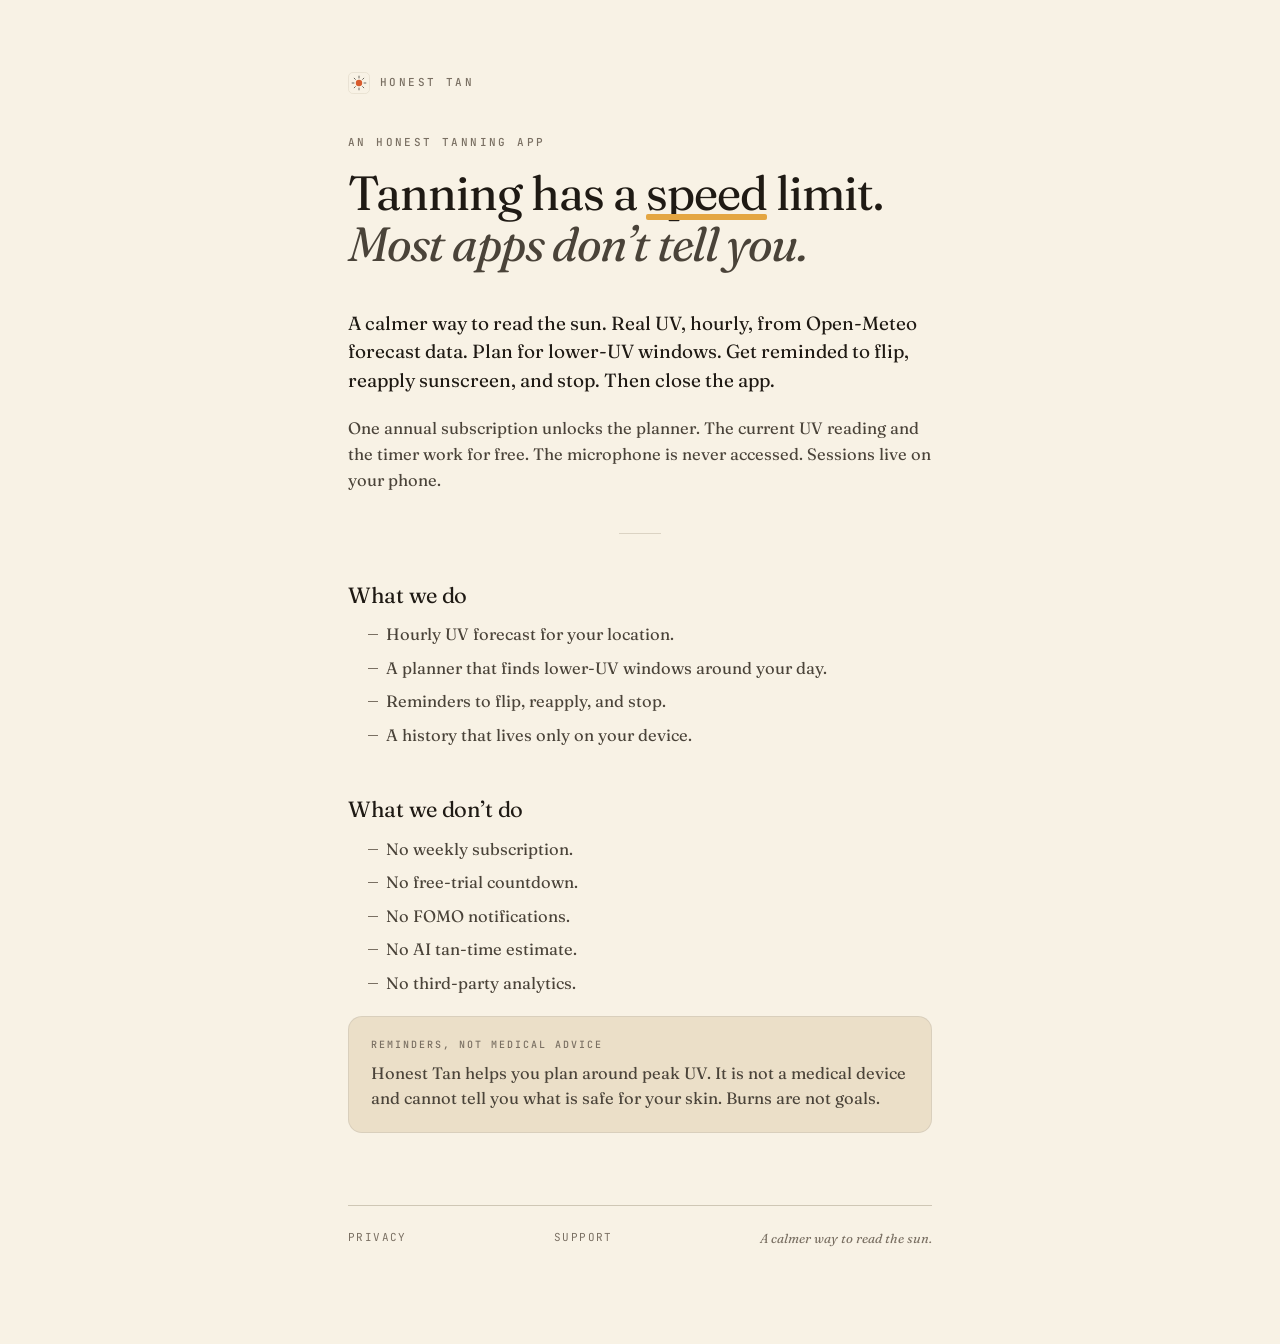
<file: index.html>
<!doctype html>
<html lang="en">
<head>
  <meta charset="utf-8">
  <meta name="viewport" content="width=device-width, initial-scale=1">
  <title>Honest Tan — A calmer way to read the sun</title>
  <meta name="description" content="A tanning timer and UV index app for iPhone. Real hourly UV from Open-Meteo forecast. No FOMO countdowns. No AI estimates. No account.">
  <meta name="theme-color" content="#F8F2E5">
  <link rel="icon" type="image/svg+xml" href="favicon.svg">
  <link rel="preconnect" href="https://fonts.googleapis.com">
  <link rel="preconnect" href="https://fonts.gstatic.com" crossorigin>
  <link href="https://fonts.googleapis.com/css2?family=Fraunces:ital,opsz,wght@0,9..144,300..600;1,9..144,300..500&family=JetBrains+Mono:wght@400;500&display=swap" rel="stylesheet">
  <link rel="stylesheet" href="styles.css">
</head>
<body>
  <main>
    <div class="mark">
      <svg width="22" height="22" viewBox="0 0 48 48" fill="none" aria-hidden="true">
        <rect x="1" y="1" width="46" height="46" rx="10" fill="#F8F2E5" stroke="#CFC7B5" stroke-width="0.8"/>
        <circle cx="24" cy="24" r="7" fill="#D85B2D"/>
        <g stroke="#1F1A14" stroke-width="1.4" stroke-linecap="round">
          <line x1="24" y1="9" x2="24" y2="13"/>
          <line x1="24" y1="35" x2="24" y2="39"/>
          <line x1="9" y1="24" x2="13" y2="24"/>
          <line x1="35" y1="24" x2="39" y2="24"/>
          <line x1="13.5" y1="13.5" x2="16" y2="16"/>
          <line x1="32" y1="32" x2="34.5" y2="34.5"/>
          <line x1="34.5" y1="13.5" x2="32" y2="16"/>
          <line x1="13.5" y1="34.5" x2="16" y2="32"/>
        </g>
      </svg>
      <span>Honest Tan</span>
    </div>

    <header>
      <div class="kicker">An Honest Tanning App</div>
      <h1>Tanning has a <span class="underline">speed</span> limit.<br><span class="italic">Most apps don&rsquo;t tell you.</span></h1>
    </header>

    <p class="lead">A calmer way to read the sun. Real UV, hourly, from Open-Meteo forecast data. Plan for lower-UV windows. Get reminded to flip, reapply sunscreen, and stop. Then close the app.</p>

    <p>One annual subscription unlocks the planner. The current UV reading and the timer work for free. The microphone is never accessed. Sessions live on your phone.</p>

    <hr class="hairline">

    <h2>What we do</h2>
    <ul>
      <li>Hourly UV forecast for your location.</li>
      <li>A planner that finds lower-UV windows around your day.</li>
      <li>Reminders to flip, reapply, and stop.</li>
      <li>A history that lives only on your device.</li>
    </ul>

    <h2>What we don&rsquo;t do</h2>
    <ul>
      <li>No weekly subscription.</li>
      <li>No free-trial countdown.</li>
      <li>No FOMO notifications.</li>
      <li>No AI tan-time estimate.</li>
      <li>No third-party analytics.</li>
    </ul>

    <div class="card">
      <div class="label">Reminders, not medical advice</div>
      <p>Honest Tan helps you plan around peak UV. It is not a medical device and cannot tell you what is safe for your skin. Burns are not goals.</p>
    </div>

    <footer>
      <a href="privacy.html">Privacy</a>
      <a href="support.html">Support</a>
      <span class="sig">A calmer way to read the sun.</span>
    </footer>
  </main>
</body>
</html>
</file>
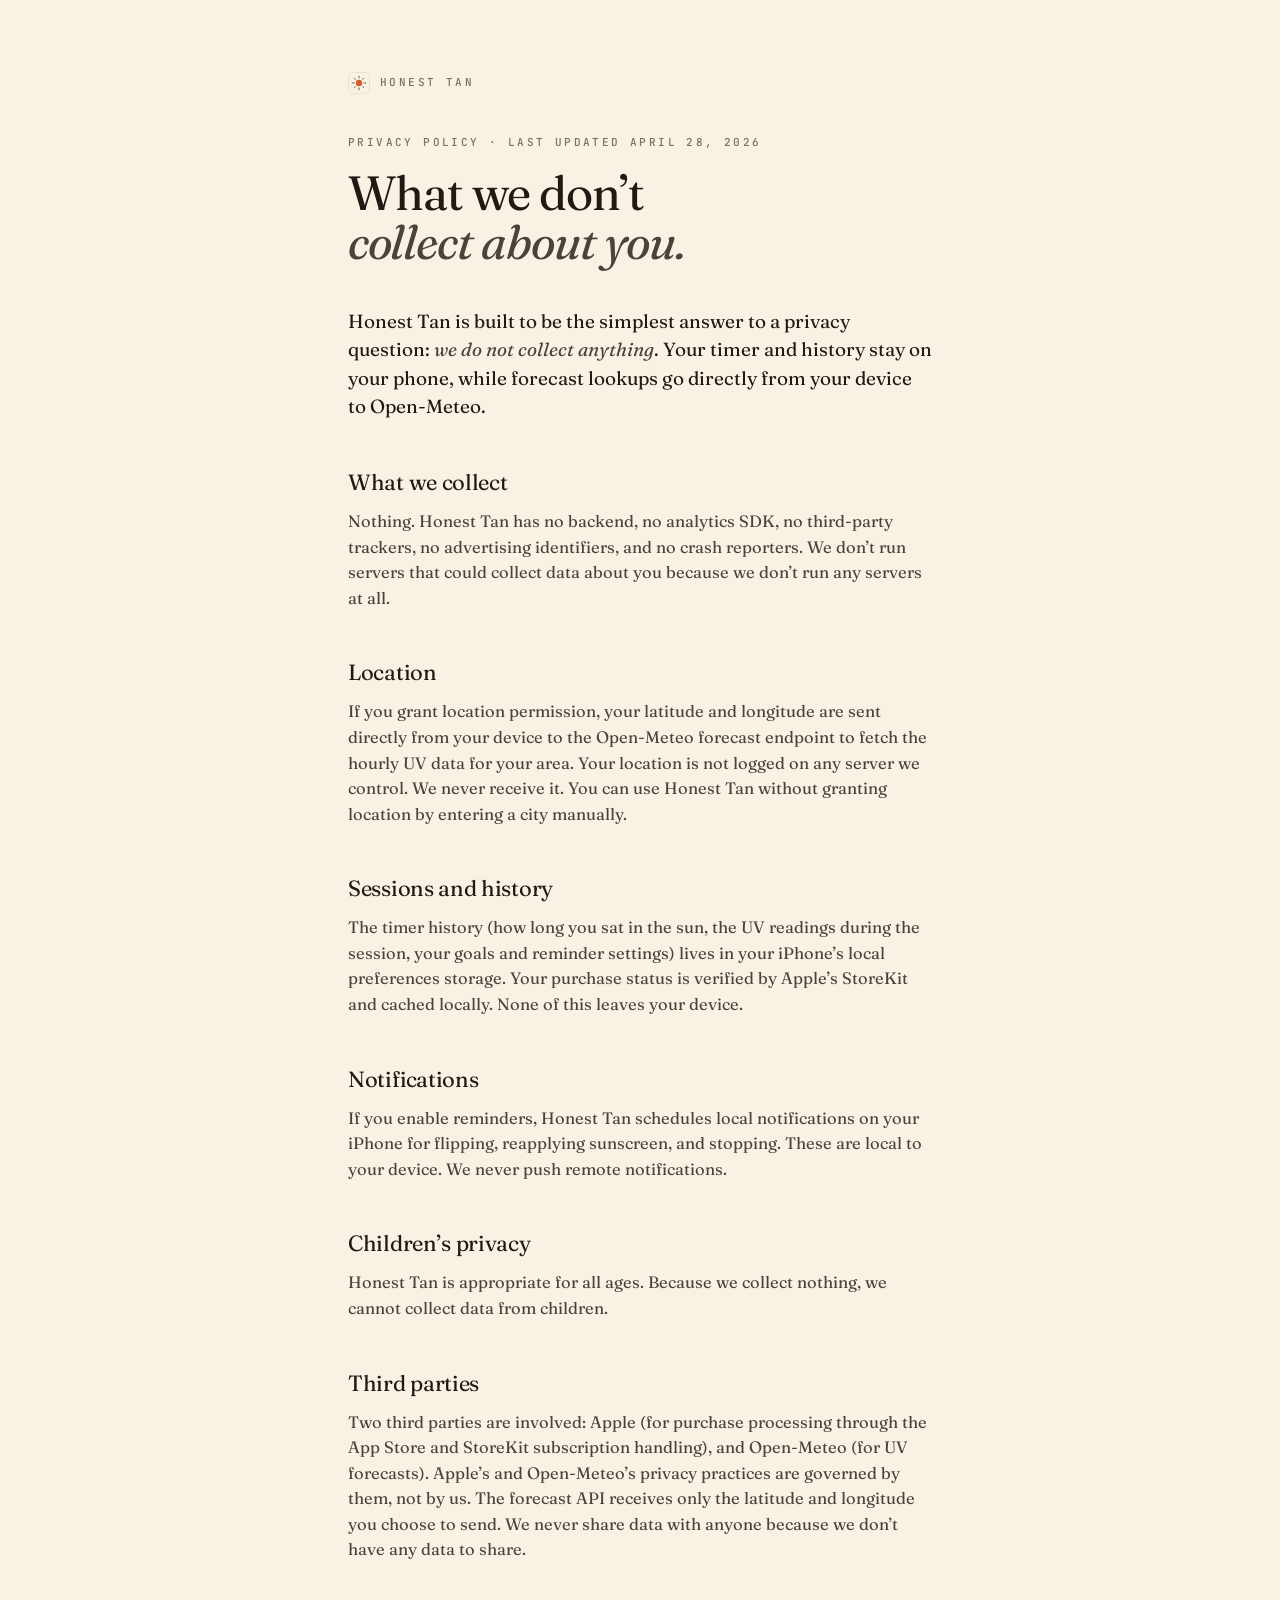
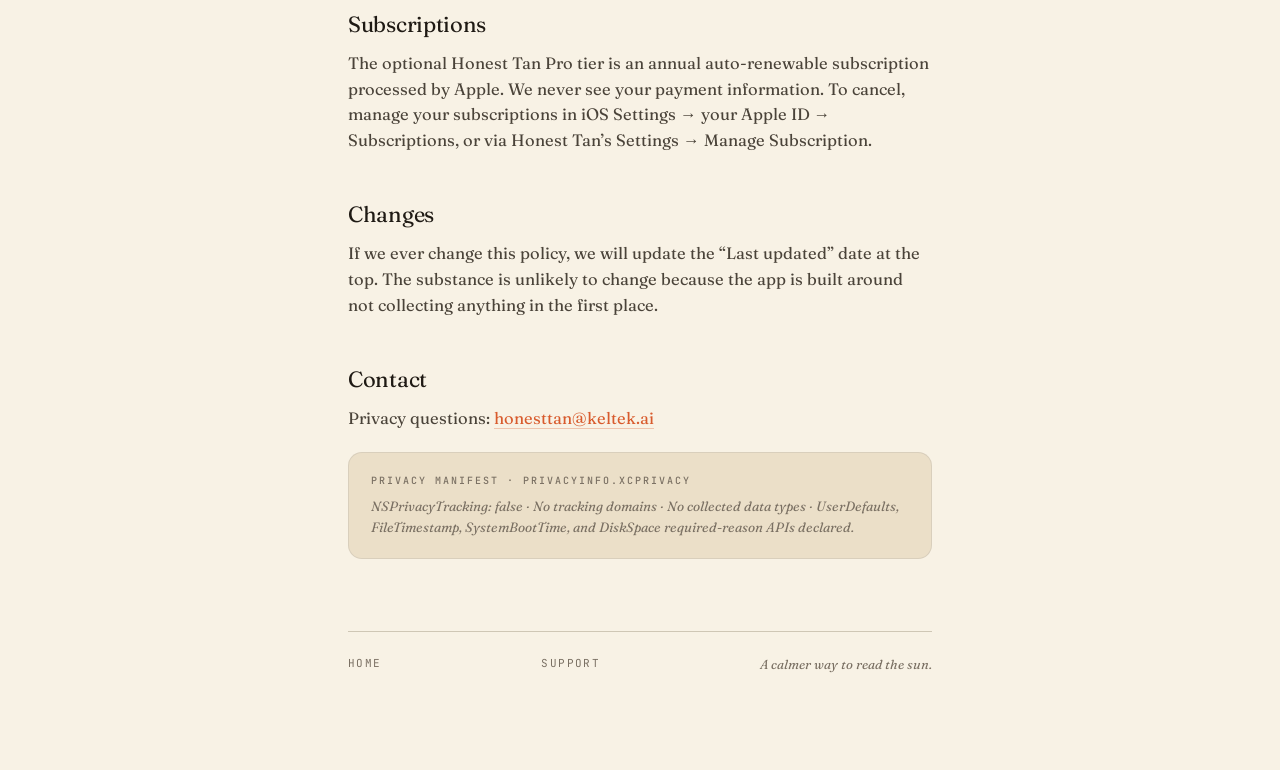
<file: privacy.html>
<!doctype html>
<html lang="en">
<head>
  <meta charset="utf-8">
  <meta name="viewport" content="width=device-width, initial-scale=1">
  <title>Privacy Policy — Honest Tan</title>
  <meta name="theme-color" content="#F8F2E5">
  <link rel="icon" type="image/svg+xml" href="favicon.svg">
  <link rel="preconnect" href="https://fonts.googleapis.com">
  <link rel="preconnect" href="https://fonts.gstatic.com" crossorigin>
  <link href="https://fonts.googleapis.com/css2?family=Fraunces:ital,opsz,wght@0,9..144,300..600;1,9..144,300..500&family=JetBrains+Mono:wght@400;500&display=swap" rel="stylesheet">
  <link rel="stylesheet" href="styles.css">
</head>
<body>
  <main>
    <div class="mark">
      <svg width="22" height="22" viewBox="0 0 48 48" fill="none" aria-hidden="true">
        <rect x="1" y="1" width="46" height="46" rx="10" fill="#F8F2E5" stroke="#CFC7B5" stroke-width="0.8"/>
        <circle cx="24" cy="24" r="7" fill="#D85B2D"/>
        <g stroke="#1F1A14" stroke-width="1.4" stroke-linecap="round">
          <line x1="24" y1="9" x2="24" y2="13"/>
          <line x1="24" y1="35" x2="24" y2="39"/>
          <line x1="9" y1="24" x2="13" y2="24"/>
          <line x1="35" y1="24" x2="39" y2="24"/>
          <line x1="13.5" y1="13.5" x2="16" y2="16"/>
          <line x1="32" y1="32" x2="34.5" y2="34.5"/>
          <line x1="34.5" y1="13.5" x2="32" y2="16"/>
          <line x1="13.5" y1="34.5" x2="16" y2="32"/>
        </g>
      </svg>
      <a href="index.html">Honest Tan</a>
    </div>

    <header>
      <div class="kicker">Privacy Policy · Last updated April 28, 2026</div>
      <h1>What we don&rsquo;t<br><span class="italic">collect about you.</span></h1>
    </header>

    <p class="lead">Honest Tan is built to be the simplest answer to a privacy question: <em>we do not collect anything</em>. Your timer and history stay on your phone, while forecast lookups go directly from your device to Open-Meteo.</p>

    <h2>What we collect</h2>
    <p>Nothing. Honest Tan has no backend, no analytics SDK, no third-party trackers, no advertising identifiers, and no crash reporters. We don&rsquo;t run servers that could collect data about you because we don&rsquo;t run any servers at all.</p>

    <h2>Location</h2>
    <p>If you grant location permission, your latitude and longitude are sent directly from your device to the Open-Meteo forecast endpoint to fetch the hourly UV data for your area. Your location is not logged on any server we control. We never receive it. You can use Honest Tan without granting location by entering a city manually.</p>

    <h2>Sessions and history</h2>
    <p>The timer history (how long you sat in the sun, the UV readings during the session, your goals and reminder settings) lives in your iPhone&rsquo;s local preferences storage. Your purchase status is verified by Apple&rsquo;s StoreKit and cached locally. None of this leaves your device.</p>

    <h2>Notifications</h2>
    <p>If you enable reminders, Honest Tan schedules local notifications on your iPhone for flipping, reapplying sunscreen, and stopping. These are local to your device. We never push remote notifications.</p>

    <h2>Children&rsquo;s privacy</h2>
    <p>Honest Tan is appropriate for all ages. Because we collect nothing, we cannot collect data from children.</p>

    <h2>Third parties</h2>
    <p>Two third parties are involved: Apple (for purchase processing through the App Store and StoreKit subscription handling), and Open-Meteo (for UV forecasts). Apple&rsquo;s and Open-Meteo&rsquo;s privacy practices are governed by them, not by us. The forecast API receives only the latitude and longitude you choose to send. We never share data with anyone because we don&rsquo;t have any data to share.</p>

    <h2>Subscriptions</h2>
    <p>The optional Honest Tan Pro tier is an annual auto-renewable subscription processed by Apple. We never see your payment information. To cancel, manage your subscriptions in iOS Settings → your Apple ID → Subscriptions, or via Honest Tan&rsquo;s Settings → Manage Subscription.</p>

    <h2>Changes</h2>
    <p>If we ever change this policy, we will update the &ldquo;Last updated&rdquo; date at the top. The substance is unlikely to change because the app is built around not collecting anything in the first place.</p>

    <h2>Contact</h2>
    <p>Privacy questions: <a href="mailto:honesttan@keltek.ai?subject=Honest%20Tan%20privacy">honesttan@keltek.ai</a></p>

    <div class="card">
      <div class="label">Privacy Manifest · PrivacyInfo.xcprivacy</div>
      <p class="muted">NSPrivacyTracking: false · No tracking domains · No collected data types · UserDefaults, FileTimestamp, SystemBootTime, and DiskSpace required-reason APIs declared.</p>
    </div>

    <footer>
      <a href="index.html">Home</a>
      <a href="support.html">Support</a>
      <span class="sig">A calmer way to read the sun.</span>
    </footer>
  </main>
</body>
</html>
</file>
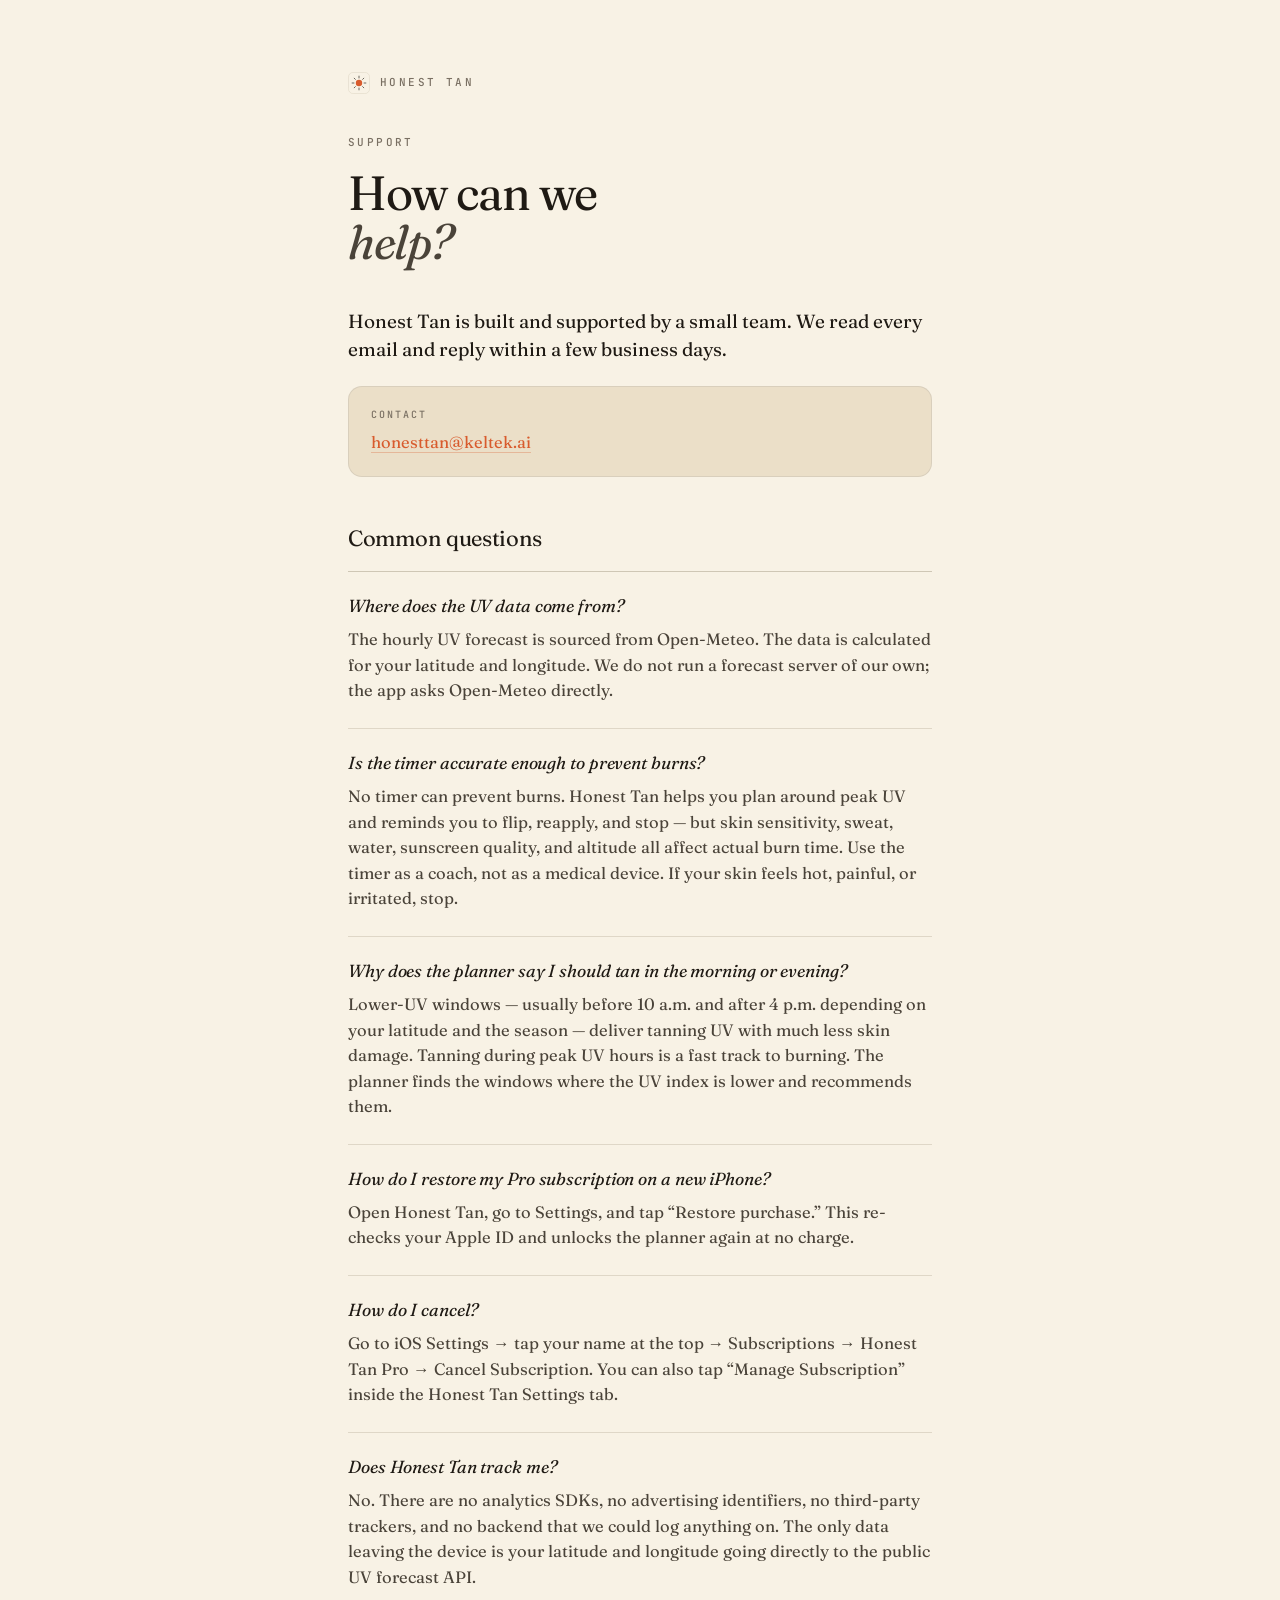
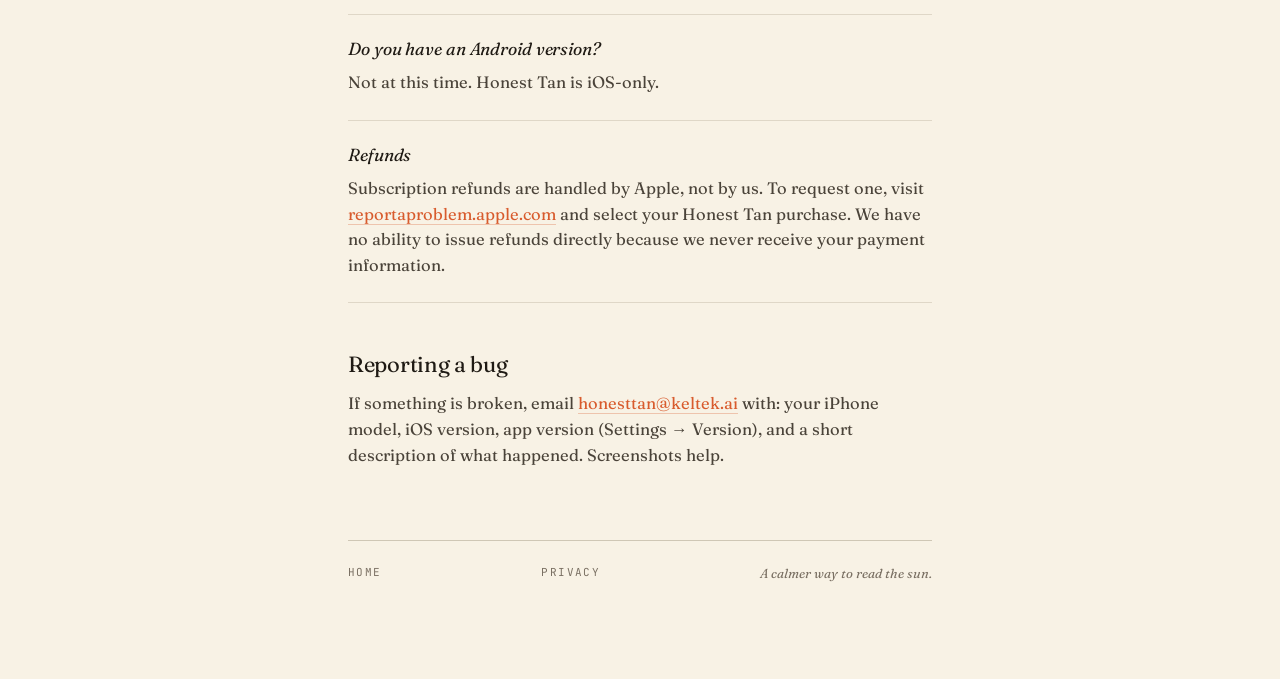
<file: support.html>
<!doctype html>
<html lang="en">
<head>
  <meta charset="utf-8">
  <meta name="viewport" content="width=device-width, initial-scale=1">
  <title>Support — Honest Tan</title>
  <meta name="theme-color" content="#F8F2E5">
  <link rel="icon" type="image/svg+xml" href="favicon.svg">
  <link rel="preconnect" href="https://fonts.googleapis.com">
  <link rel="preconnect" href="https://fonts.gstatic.com" crossorigin>
  <link href="https://fonts.googleapis.com/css2?family=Fraunces:ital,opsz,wght@0,9..144,300..600;1,9..144,300..500&family=JetBrains+Mono:wght@400;500&display=swap" rel="stylesheet">
  <link rel="stylesheet" href="styles.css">
</head>
<body>
  <main>
    <div class="mark">
      <svg width="22" height="22" viewBox="0 0 48 48" fill="none" aria-hidden="true">
        <rect x="1" y="1" width="46" height="46" rx="10" fill="#F8F2E5" stroke="#CFC7B5" stroke-width="0.8"/>
        <circle cx="24" cy="24" r="7" fill="#D85B2D"/>
        <g stroke="#1F1A14" stroke-width="1.4" stroke-linecap="round">
          <line x1="24" y1="9" x2="24" y2="13"/>
          <line x1="24" y1="35" x2="24" y2="39"/>
          <line x1="9" y1="24" x2="13" y2="24"/>
          <line x1="35" y1="24" x2="39" y2="24"/>
          <line x1="13.5" y1="13.5" x2="16" y2="16"/>
          <line x1="32" y1="32" x2="34.5" y2="34.5"/>
          <line x1="34.5" y1="13.5" x2="32" y2="16"/>
          <line x1="13.5" y1="34.5" x2="16" y2="32"/>
        </g>
      </svg>
      <a href="index.html">Honest Tan</a>
    </div>

    <header>
      <div class="kicker">Support</div>
      <h1>How can we<br><span class="italic">help?</span></h1>
    </header>

    <p class="lead">Honest Tan is built and supported by a small team. We read every email and reply within a few business days.</p>

    <div class="card">
      <div class="label">Contact</div>
      <p><a href="mailto:honesttan@keltek.ai?subject=Honest%20Tan%20support">honesttan@keltek.ai</a></p>
    </div>

    <h2>Common questions</h2>

    <div class="faq">
      <div>
        <h3>Where does the UV data come from?</h3>
        <p>The hourly UV forecast is sourced from Open-Meteo. The data is calculated for your latitude and longitude. We do not run a forecast server of our own; the app asks Open-Meteo directly.</p>
      </div>
      <div>
        <h3>Is the timer accurate enough to prevent burns?</h3>
        <p>No timer can prevent burns. Honest Tan helps you plan around peak UV and reminds you to flip, reapply, and stop &mdash; but skin sensitivity, sweat, water, sunscreen quality, and altitude all affect actual burn time. Use the timer as a coach, not as a medical device. If your skin feels hot, painful, or irritated, stop.</p>
      </div>
      <div>
        <h3>Why does the planner say I should tan in the morning or evening?</h3>
        <p>Lower-UV windows &mdash; usually before 10 a.m. and after 4 p.m. depending on your latitude and the season &mdash; deliver tanning UV with much less skin damage. Tanning during peak UV hours is a fast track to burning. The planner finds the windows where the UV index is lower and recommends them.</p>
      </div>
      <div>
        <h3>How do I restore my Pro subscription on a new iPhone?</h3>
        <p>Open Honest Tan, go to Settings, and tap &ldquo;Restore purchase.&rdquo; This re-checks your Apple ID and unlocks the planner again at no charge.</p>
      </div>
      <div>
        <h3>How do I cancel?</h3>
        <p>Go to iOS Settings → tap your name at the top → Subscriptions → Honest Tan Pro → Cancel Subscription. You can also tap &ldquo;Manage Subscription&rdquo; inside the Honest Tan Settings tab.</p>
      </div>
      <div>
        <h3>Does Honest Tan track me?</h3>
        <p>No. There are no analytics SDKs, no advertising identifiers, no third-party trackers, and no backend that we could log anything on. The only data leaving the device is your latitude and longitude going directly to the public UV forecast API.</p>
      </div>
      <div>
        <h3>Do you have an Android version?</h3>
        <p>Not at this time. Honest Tan is iOS-only.</p>
      </div>
      <div>
        <h3>Refunds</h3>
        <p>Subscription refunds are handled by Apple, not by us. To request one, visit <a href="https://reportaproblem.apple.com">reportaproblem.apple.com</a> and select your Honest Tan purchase. We have no ability to issue refunds directly because we never receive your payment information.</p>
      </div>
    </div>

    <h2>Reporting a bug</h2>
    <p>If something is broken, email <a href="mailto:honesttan@keltek.ai?subject=Honest%20Tan%20bug%20report">honesttan@keltek.ai</a> with: your iPhone model, iOS version, app version (Settings → Version), and a short description of what happened. Screenshots help.</p>

    <footer>
      <a href="index.html">Home</a>
      <a href="privacy.html">Privacy</a>
      <span class="sig">A calmer way to read the sun.</span>
    </footer>
  </main>
</body>
</html>
</file>
<file: styles.css>
:root {
  --paper: #F8F2E5;
  --paper2: #EBDFC8;
  --ink: #1F1A14;
  --ink2: #4A4339;
  --ink3: #7A7063;
  --rule: #CFC7B5;
  --mark: #D85B2D;
  --gold: #E4A642;

  --serif: 'Fraunces', 'New York', 'Iowan Old Style', Georgia, ui-serif, serif;
  --mono: 'JetBrains Mono', ui-monospace, SFMono-Regular, Menlo, monospace;

  --maxw: 640px;
}

* { box-sizing: border-box; margin: 0; padding: 0; }

html { -webkit-text-size-adjust: 100%; }

body {
  background: var(--paper);
  color: var(--ink);
  font-family: var(--serif);
  font-size: 17px;
  line-height: 1.55;
  -webkit-font-smoothing: antialiased;
  -moz-osx-font-smoothing: grayscale;
  font-feature-settings: "liga", "kern", "ss01";
}

::selection { background: var(--mark); color: var(--paper); }

main {
  max-width: var(--maxw);
  margin: 0 auto;
  padding: 72px 28px 96px;
}

@media (max-width: 520px) {
  main { padding: 56px 22px 80px; }
}

/* ─── Header mark + eyebrow ───────────────────────────────── */

.mark {
  display: flex;
  align-items: center;
  gap: 10px;
  margin-bottom: 40px;
  font-family: var(--mono);
  font-size: 11px;
  font-weight: 500;
  letter-spacing: 2.4px;
  color: var(--ink3);
  text-transform: uppercase;
}

.mark svg { display: block; flex-shrink: 0; }
.mark a { color: var(--ink3); border: 0; }
.mark a:hover { color: var(--ink); }

.kicker {
  font-family: var(--mono);
  font-size: 11px;
  font-weight: 500;
  letter-spacing: 2.4px;
  color: var(--ink3);
  text-transform: uppercase;
  margin-bottom: 18px;
}

header { margin-bottom: 40px; }

h1 {
  font-weight: 400;
  font-size: clamp(34px, 6.2vw, 48px);
  letter-spacing: -1px;
  line-height: 1.02;
  color: var(--ink);
}

h1 .italic { font-style: italic; color: var(--ink2); }
h1 .underline {
  position: relative;
  display: inline-block;
  padding-bottom: 2px;
}
h1 .underline::after {
  content: "";
  position: absolute;
  left: 0; right: 0; bottom: 0;
  height: 6px;
  background: var(--gold);
  border-radius: 2px;
}

h2 {
  font-weight: 400;
  font-size: 22px;
  letter-spacing: -0.3px;
  margin: 44px 0 10px;
  color: var(--ink);
}

h3 {
  font-weight: 400;
  font-style: italic;
  font-size: 17.5px;
  letter-spacing: -0.1px;
  color: var(--ink);
  margin: 28px 0 8px;
}

p, ul {
  color: var(--ink2);
  margin-bottom: 16px;
  font-size: 16.5px;
}

ul { padding-left: 20px; list-style: none; }
ul li {
  margin-bottom: 8px;
  position: relative;
  padding-left: 18px;
}
ul li::before {
  content: "";
  position: absolute;
  left: 0; top: 12px;
  width: 10px; height: 1px;
  background: var(--ink3);
}

em, .italic { font-style: italic; color: var(--ink2); }

a {
  color: var(--mark);
  text-decoration: none;
  border-bottom: 1px solid color-mix(in srgb, var(--mark) 30%, transparent);
  transition: border-color 140ms ease, color 140ms ease;
}
a:hover {
  border-bottom-color: var(--mark);
  color: color-mix(in srgb, var(--mark) 80%, var(--ink));
}

/* ─── Decorative rule ─────────────────────────────────────── */

.hairline {
  display: block;
  margin: 40px auto;
  width: 42px;
  height: 1px;
  background: var(--rule);
  border: 0;
  opacity: 0.7;
}

/* ─── Card ────────────────────────────────────────────────── */

.card {
  background: var(--paper2);
  border-radius: 14px;
  padding: 20px 22px;
  margin: 20px 0;
  border: 1px solid color-mix(in srgb, var(--rule) 65%, transparent);
}

.card .label {
  font-family: var(--mono);
  font-size: 10px;
  font-weight: 500;
  letter-spacing: 2px;
  color: var(--ink3);
  text-transform: uppercase;
  margin-bottom: 8px;
}

.card p { margin-bottom: 0; }

.muted {
  color: var(--ink3);
  font-size: 13.5px;
  font-style: italic;
}

/* ─── Lead paragraph ──────────────────────────────────────── */

.lead {
  font-size: 19px;
  color: var(--ink);
  line-height: 1.5;
  margin-bottom: 22px;
}

/* ─── Footer ──────────────────────────────────────────────── */

footer {
  margin-top: 72px;
  padding-top: 22px;
  border-top: 1px solid var(--rule);
  font-family: var(--mono);
  font-size: 11px;
  color: var(--ink3);
  letter-spacing: 1.4px;
  text-transform: uppercase;
  display: flex;
  justify-content: space-between;
  gap: 18px;
  flex-wrap: wrap;
  align-items: center;
}

footer a {
  color: var(--ink3);
  border-bottom: 1px solid transparent;
}
footer a:hover {
  color: var(--ink);
  border-bottom-color: var(--ink3);
}

footer .sig {
  font-family: var(--serif);
  font-style: italic;
  font-size: 13px;
  letter-spacing: 0;
  text-transform: none;
  color: var(--ink3);
}

/* ─── FAQ grouping ────────────────────────────────────────── */

.faq {
  border-top: 1px solid var(--rule);
  margin-top: 16px;
}
.faq > div {
  padding: 20px 0 4px;
  border-bottom: 1px solid color-mix(in srgb, var(--rule) 60%, transparent);
}
.faq h3 { margin-top: 0; }
.faq p:last-child { margin-bottom: 20px; }
</file>
